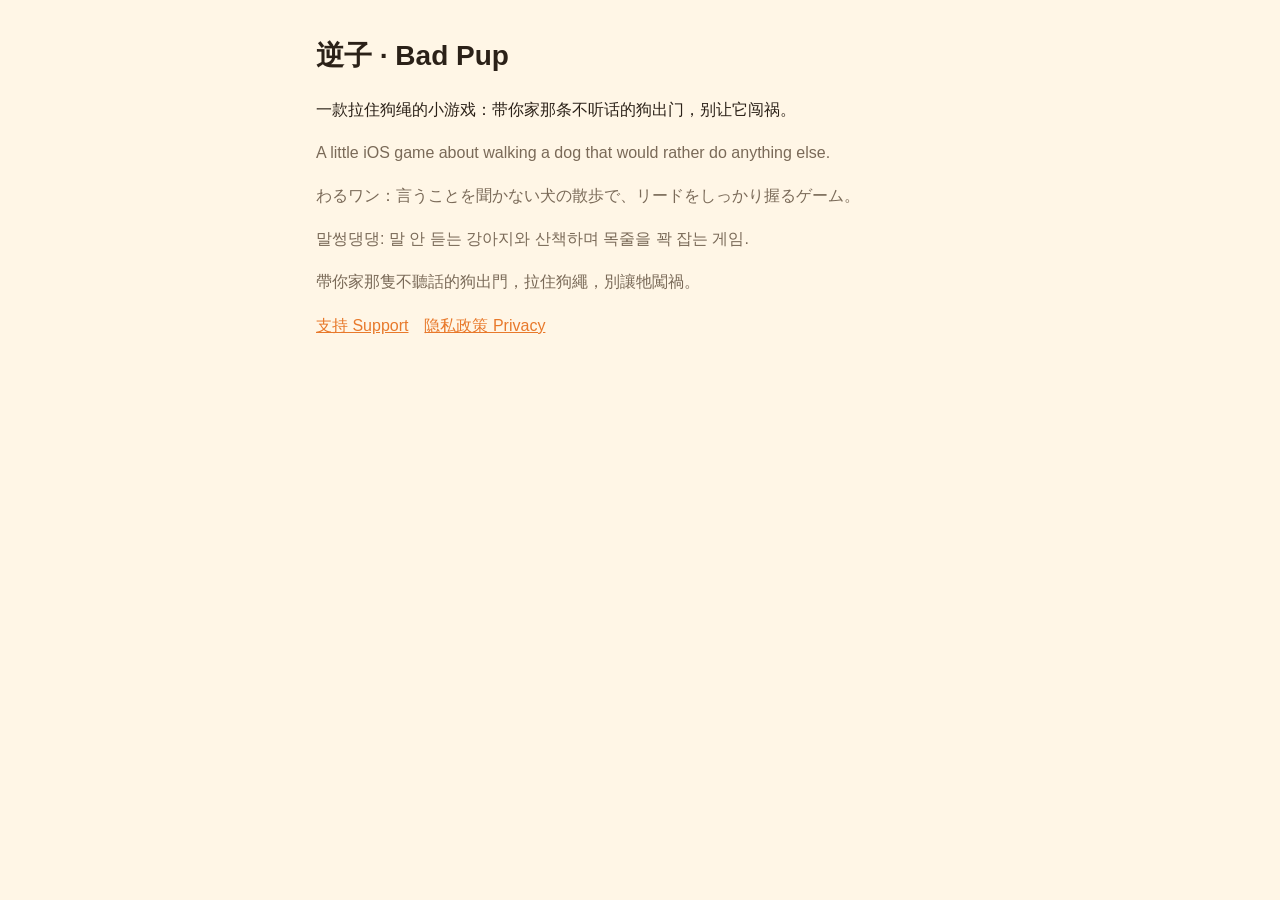
<file: index.html>
<!doctype html>
<html lang="zh-Hans">
<head>
<meta charset="utf-8">
<meta name="viewport" content="width=device-width, initial-scale=1">
<title>逆子 · Bad Pup</title>
<link rel="stylesheet" href="style.css">
</head>
<body>
<main>
<h1>逆子 · Bad Pup</h1>
<p>一款拉住狗绳的小游戏：带你家那条不听话的狗出门，别让它闯祸。</p>
<p class="muted" lang="en">A little iOS game about walking a dog that would rather do anything else.</p>
<p class="muted" lang="ja">わるワン：言うことを聞かない犬の散歩で、リードをしっかり握るゲーム。</p>
<p class="muted" lang="ko">말썽댕댕: 말 안 듣는 강아지와 산책하며 목줄을 꽉 잡는 게임.</p>
<p class="muted" lang="zh-Hant">帶你家那隻不聽話的狗出門，拉住狗繩，別讓牠闖禍。</p>
<nav><a href="support/">支持 Support</a><a href="privacy/">隐私政策 Privacy</a></nav>
</main>
</body>
</html>
</file>
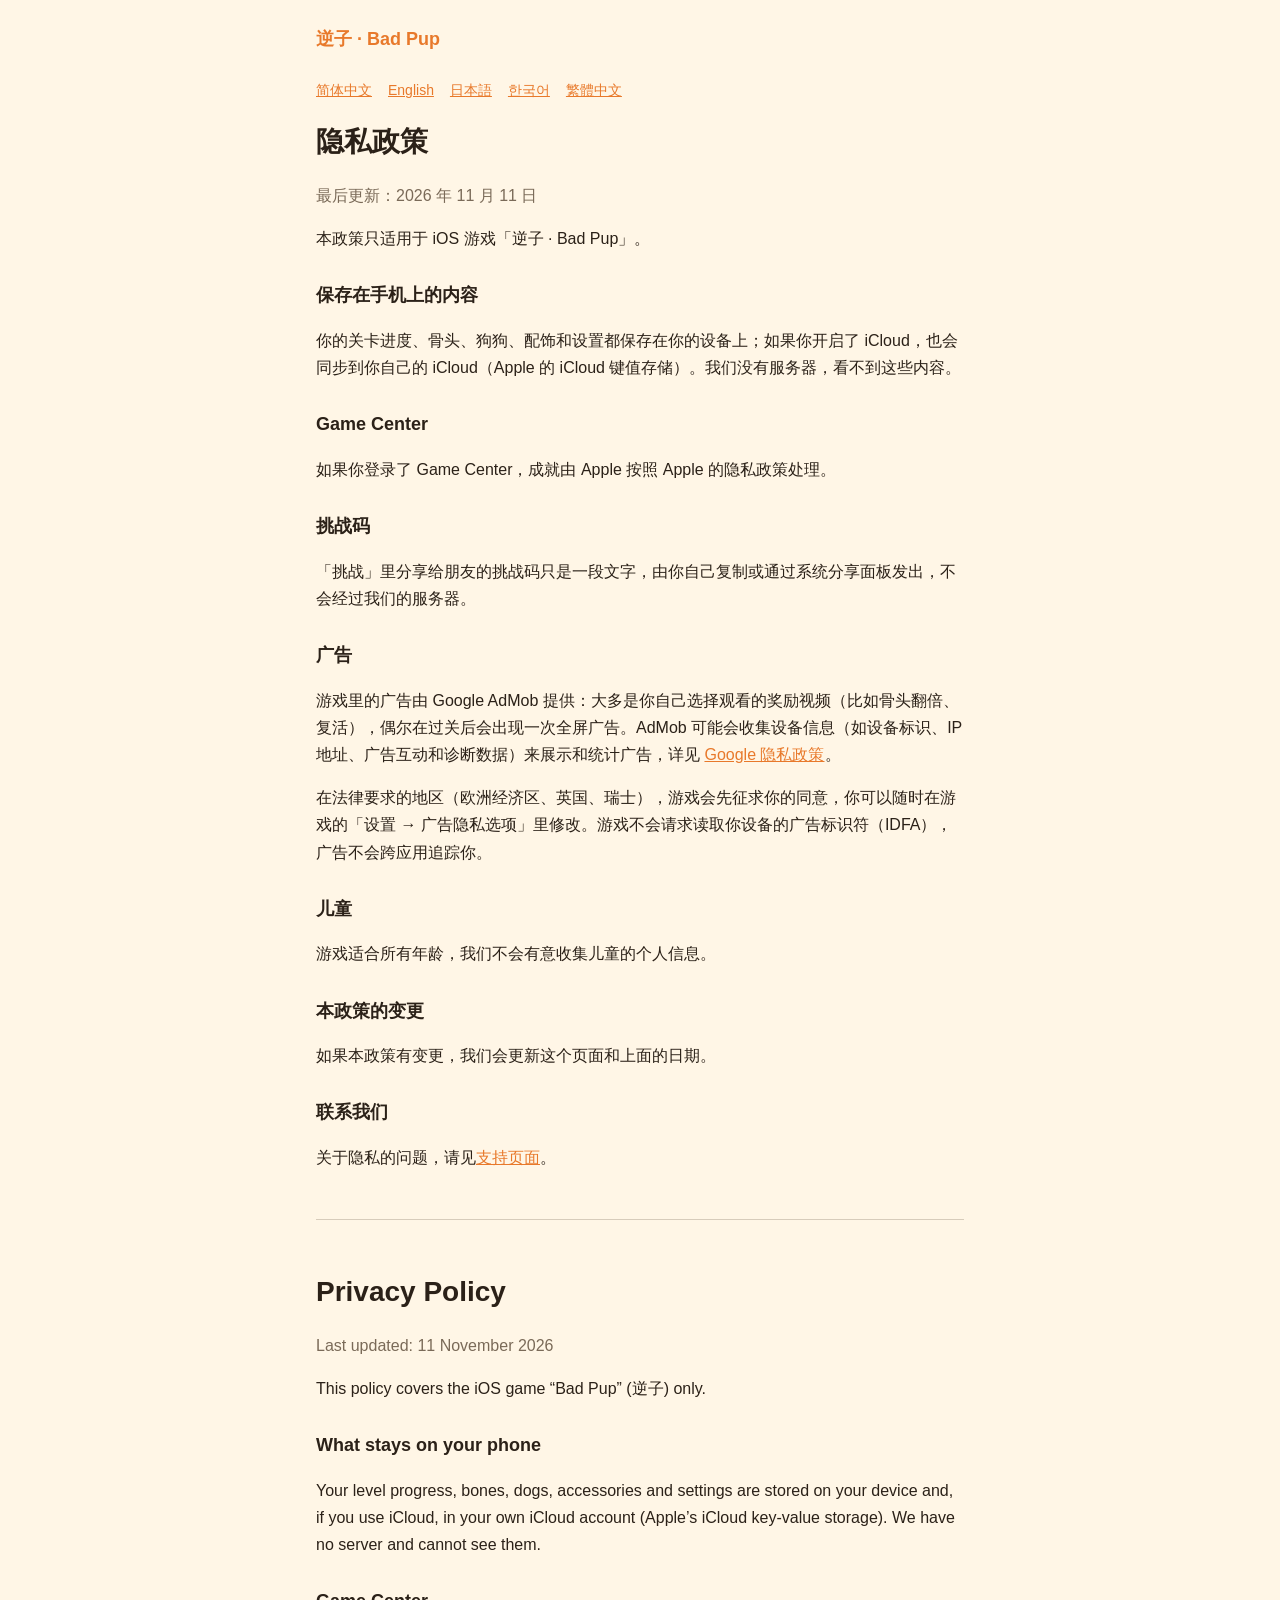
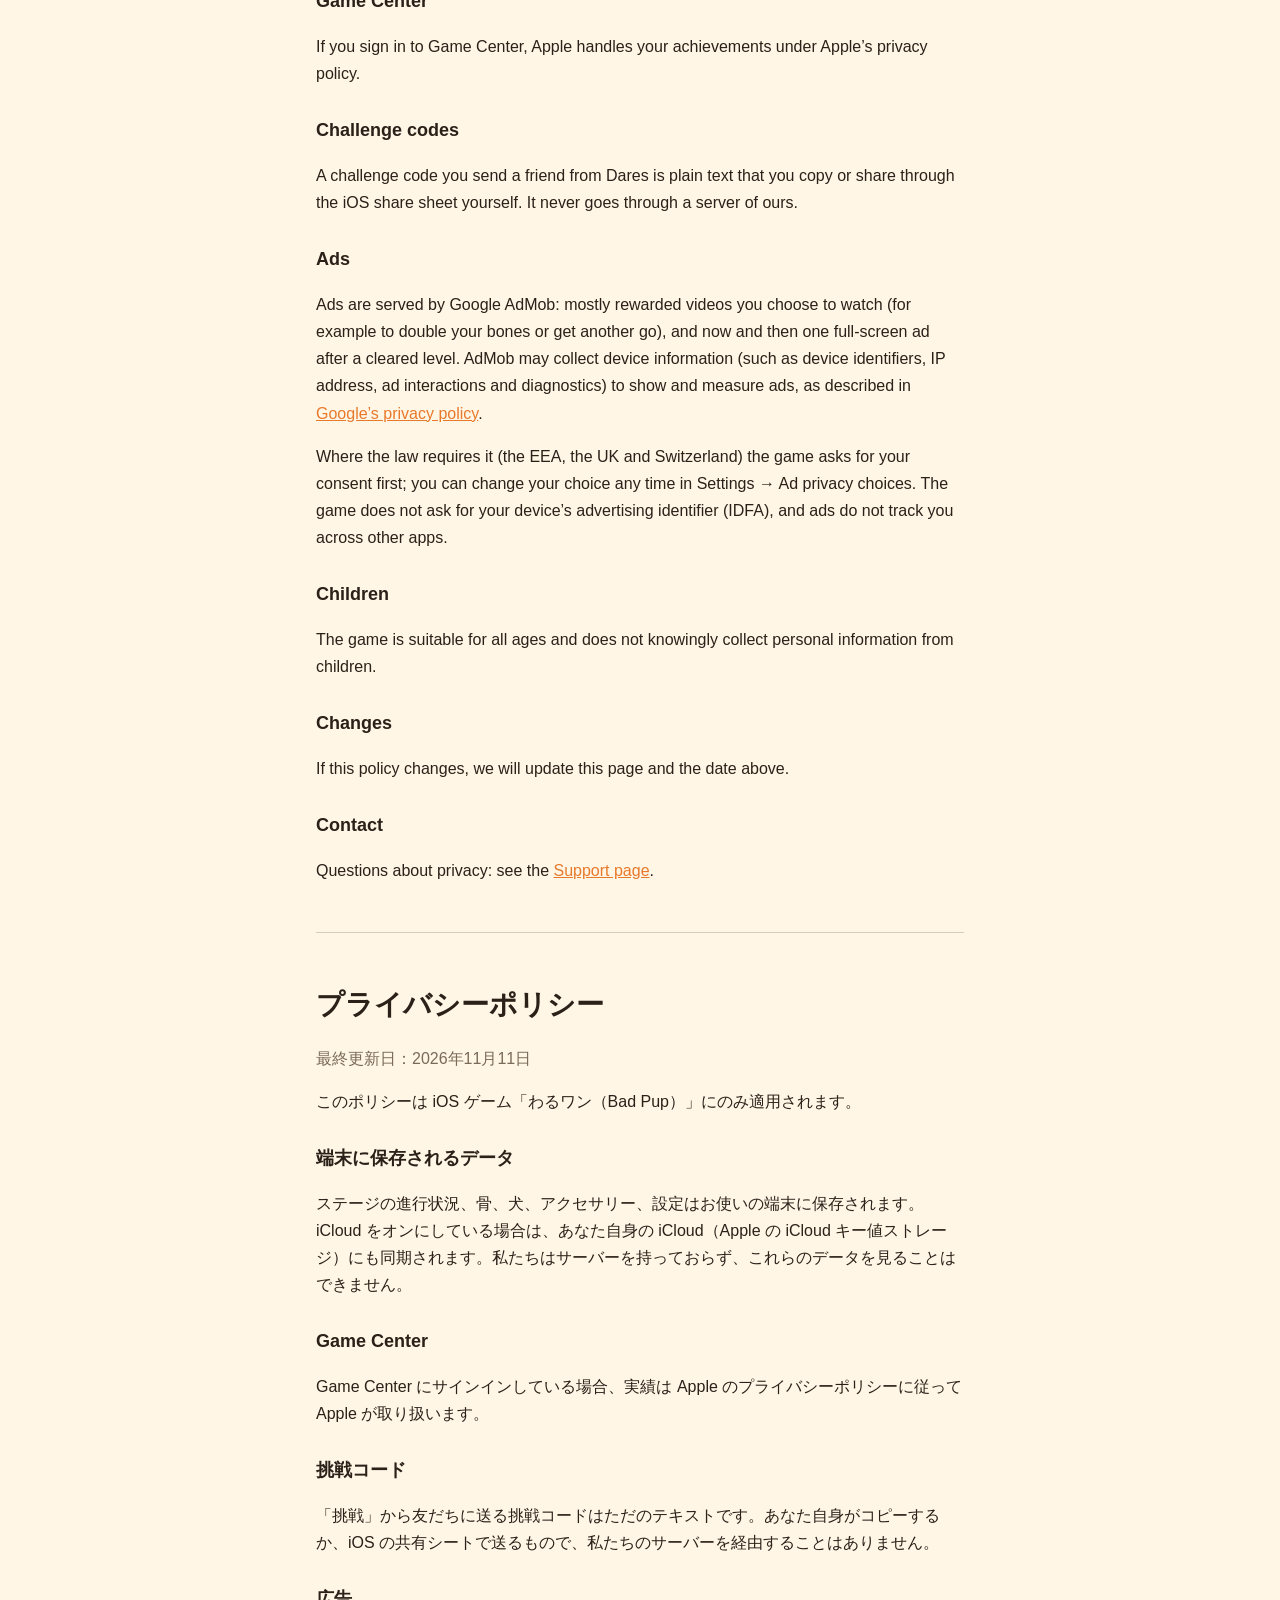
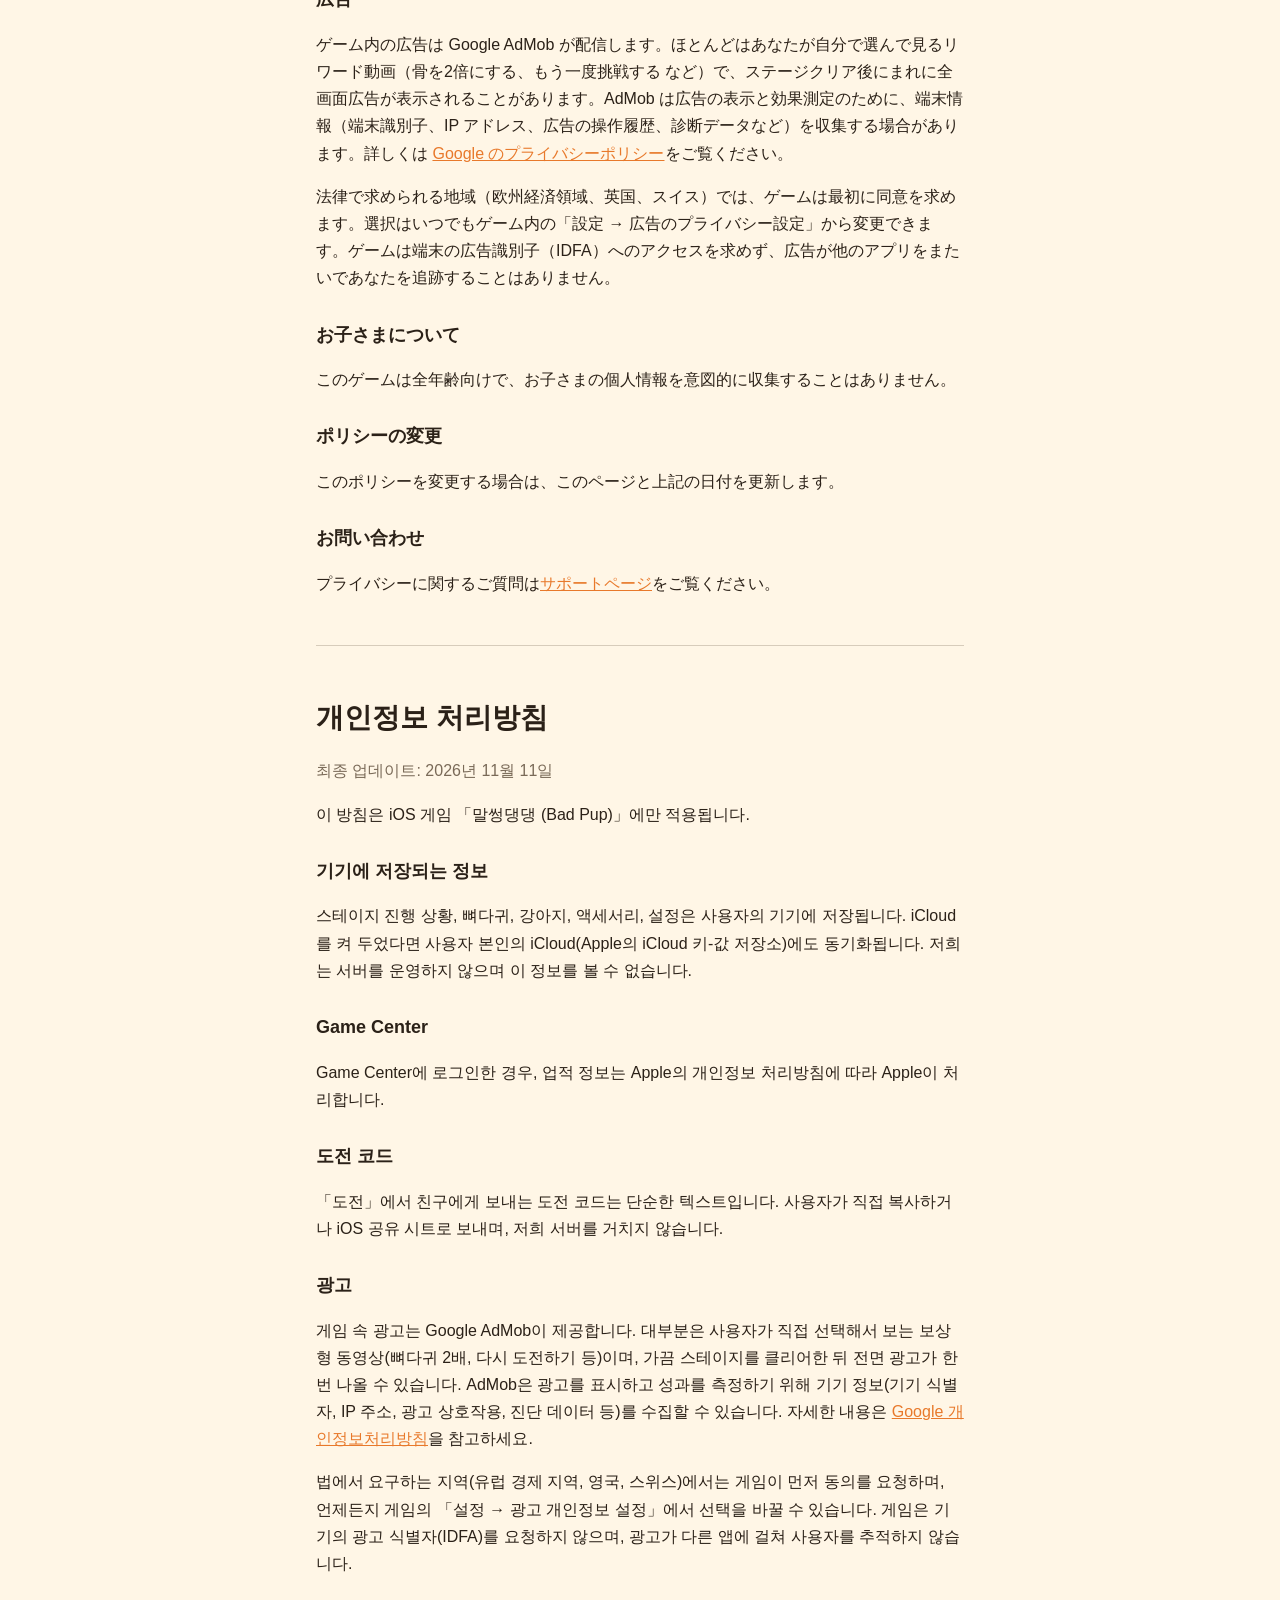
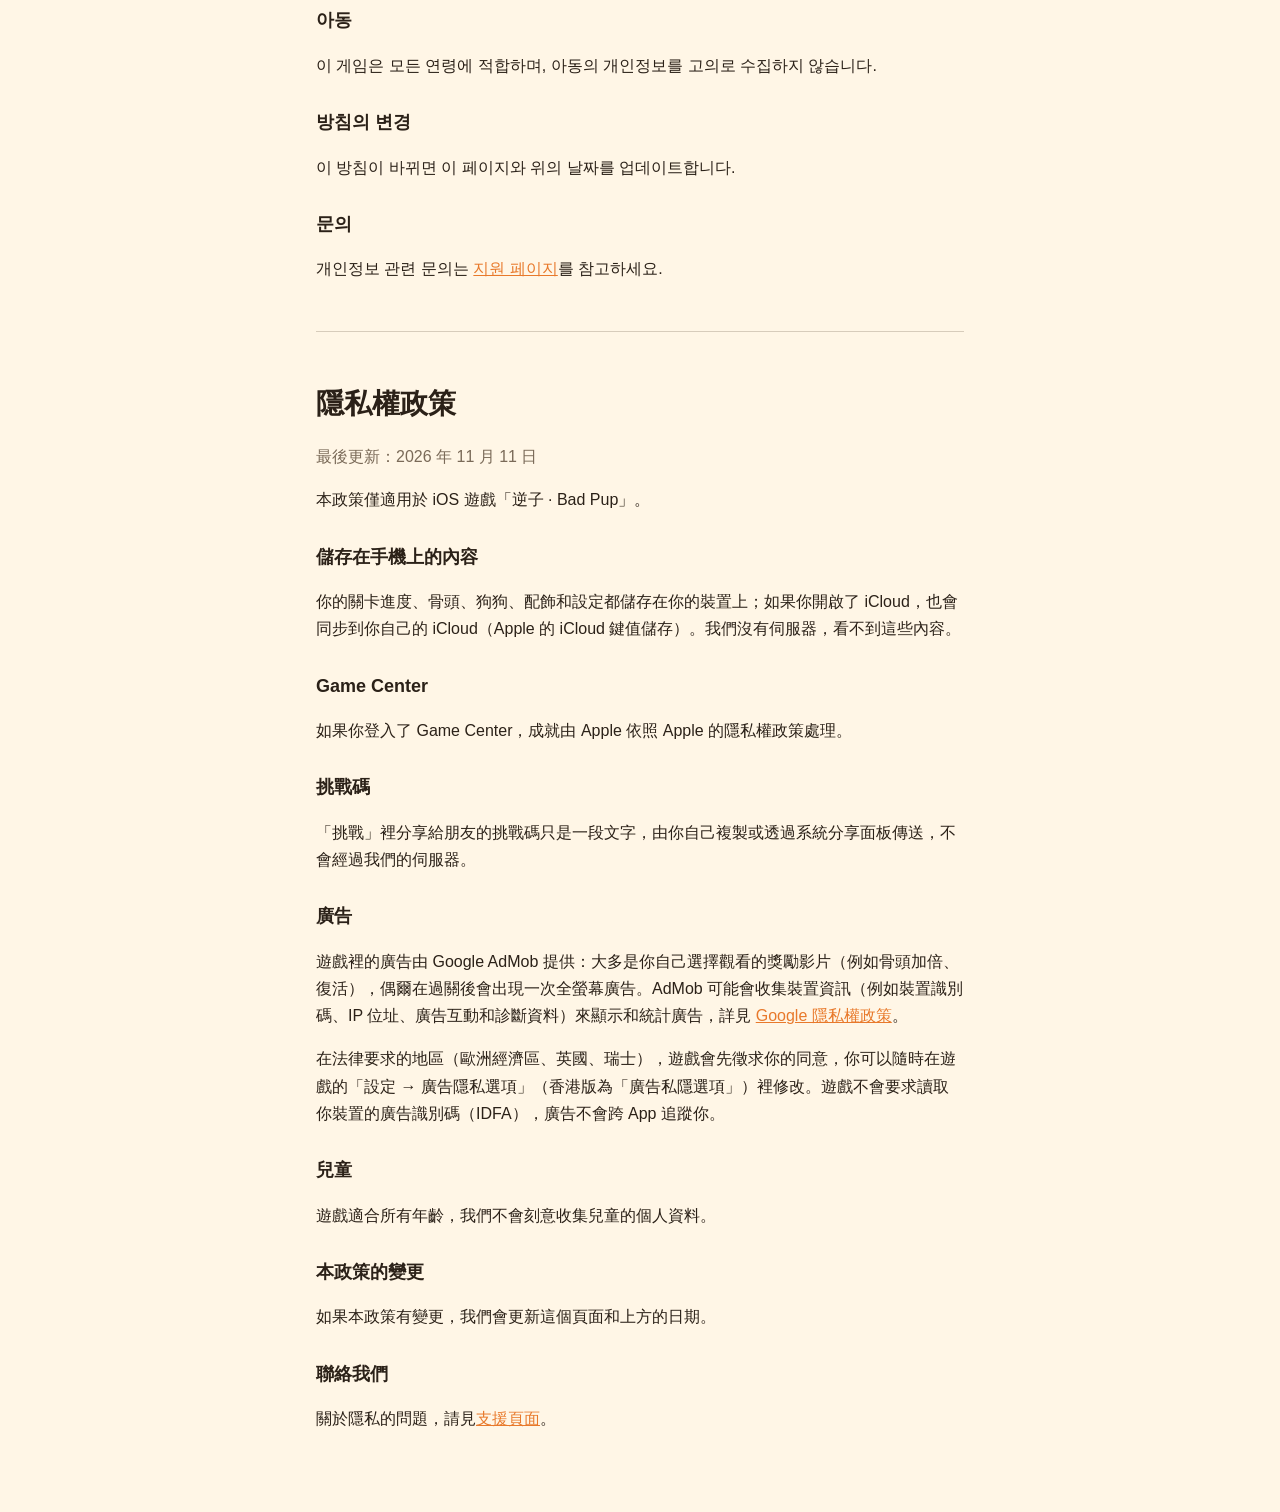
<file: privacy/index.html>
<!doctype html>
<html lang="zh-Hans">
<head>
<meta charset="utf-8">
<meta name="viewport" content="width=device-width, initial-scale=1">
<title>隐私政策 · 逆子 Bad Pup</title>
<link rel="stylesheet" href="../style.css">
</head>
<body>
<main>
<header><a class="brand" href="../">逆子 · Bad Pup</a></header>
<nav class="langs"><a href="#zh-hans">简体中文</a><a href="#en">English</a><a href="#ja">日本語</a><a href="#ko">한국어</a><a href="#zh-hant">繁體中文</a></nav>

<section id="zh-hans">
<h1>隐私政策</h1>
<p class="muted">最后更新：2026 年 11 月 11 日</p>
<p>本政策只适用于 iOS 游戏「逆子 · Bad Pup」。</p>

<h2>保存在手机上的内容</h2>
<p>你的关卡进度、骨头、狗狗、配饰和设置都保存在你的设备上；如果你开启了 iCloud，也会同步到你自己的 iCloud（Apple 的 iCloud 键值存储）。我们没有服务器，看不到这些内容。</p>

<h2>Game Center</h2>
<p>如果你登录了 Game Center，成就由 Apple 按照 Apple 的隐私政策处理。</p>

<h2>挑战码</h2>
<p>「挑战」里分享给朋友的挑战码只是一段文字，由你自己复制或通过系统分享面板发出，不会经过我们的服务器。</p>

<h2>广告</h2>
<p>游戏里的广告由 Google AdMob 提供：大多是你自己选择观看的奖励视频（比如骨头翻倍、复活），偶尔在过关后会出现一次全屏广告。AdMob 可能会收集设备信息（如设备标识、IP 地址、广告互动和诊断数据）来展示和统计广告，详见 <a href="https://policies.google.com/technologies/partner-sites">Google 隐私政策</a>。</p>
<p>在法律要求的地区（欧洲经济区、英国、瑞士），游戏会先征求你的同意，你可以随时在游戏的「设置 → 广告隐私选项」里修改。游戏不会请求读取你设备的广告标识符（IDFA），广告不会跨应用追踪你。</p>

<h2>儿童</h2>
<p>游戏适合所有年龄，我们不会有意收集儿童的个人信息。</p>

<h2>本政策的变更</h2>
<p>如果本政策有变更，我们会更新这个页面和上面的日期。</p>

<h2>联系我们</h2>
<p>关于隐私的问题，请见<a href="../support/">支持页面</a>。</p>
</section>

<hr>

<section id="en" lang="en">
<h1>Privacy Policy</h1>
<p class="muted">Last updated: 11 November 2026</p>
<p>This policy covers the iOS game “Bad Pup” (逆子) only.</p>

<h2>What stays on your phone</h2>
<p>Your level progress, bones, dogs, accessories and settings are stored on your device and, if you use iCloud, in your own iCloud account (Apple’s iCloud key-value storage). We have no server and cannot see them.</p>

<h2>Game Center</h2>
<p>If you sign in to Game Center, Apple handles your achievements under Apple’s privacy policy.</p>

<h2>Challenge codes</h2>
<p>A challenge code you send a friend from Dares is plain text that you copy or share through the iOS share sheet yourself. It never goes through a server of ours.</p>

<h2>Ads</h2>
<p>Ads are served by Google AdMob: mostly rewarded videos you choose to watch (for example to double your bones or get another go), and now and then one full-screen ad after a cleared level. AdMob may collect device information (such as device identifiers, IP address, ad interactions and diagnostics) to show and measure ads, as described in <a href="https://policies.google.com/technologies/partner-sites">Google’s privacy policy</a>.</p>
<p>Where the law requires it (the EEA, the UK and Switzerland) the game asks for your consent first; you can change your choice any time in Settings → Ad privacy choices. The game does not ask for your device’s advertising identifier (IDFA), and ads do not track you across other apps.</p>

<h2>Children</h2>
<p>The game is suitable for all ages and does not knowingly collect personal information from children.</p>

<h2>Changes</h2>
<p>If this policy changes, we will update this page and the date above.</p>

<h2>Contact</h2>
<p>Questions about privacy: see the <a href="../support/#en">Support page</a>.</p>
</section>

<hr>

<section id="ja" lang="ja">
<h1>プライバシーポリシー</h1>
<p class="muted">最終更新日：2026年11月11日</p>
<p>このポリシーは iOS ゲーム「わるワン（Bad Pup）」にのみ適用されます。</p>

<h2>端末に保存されるデータ</h2>
<p>ステージの進行状況、骨、犬、アクセサリー、設定はお使いの端末に保存されます。iCloud をオンにしている場合は、あなた自身の iCloud（Apple の iCloud キー値ストレージ）にも同期されます。私たちはサーバーを持っておらず、これらのデータを見ることはできません。</p>

<h2>Game Center</h2>
<p>Game Center にサインインしている場合、実績は Apple のプライバシーポリシーに従って Apple が取り扱います。</p>

<h2>挑戦コード</h2>
<p>「挑戦」から友だちに送る挑戦コードはただのテキストです。あなた自身がコピーするか、iOS の共有シートで送るもので、私たちのサーバーを経由することはありません。</p>

<h2>広告</h2>
<p>ゲーム内の広告は Google AdMob が配信します。ほとんどはあなたが自分で選んで見るリワード動画（骨を2倍にする、もう一度挑戦する など）で、ステージクリア後にまれに全画面広告が表示されることがあります。AdMob は広告の表示と効果測定のために、端末情報（端末識別子、IP アドレス、広告の操作履歴、診断データなど）を収集する場合があります。詳しくは <a href="https://policies.google.com/technologies/partner-sites">Google のプライバシーポリシー</a>をご覧ください。</p>
<p>法律で求められる地域（欧州経済領域、英国、スイス）では、ゲームは最初に同意を求めます。選択はいつでもゲーム内の「設定 → 広告のプライバシー設定」から変更できます。ゲームは端末の広告識別子（IDFA）へのアクセスを求めず、広告が他のアプリをまたいであなたを追跡することはありません。</p>

<h2>お子さまについて</h2>
<p>このゲームは全年齢向けで、お子さまの個人情報を意図的に収集することはありません。</p>

<h2>ポリシーの変更</h2>
<p>このポリシーを変更する場合は、このページと上記の日付を更新します。</p>

<h2>お問い合わせ</h2>
<p>プライバシーに関するご質問は<a href="../support/#ja">サポートページ</a>をご覧ください。</p>
</section>

<hr>

<section id="ko" lang="ko">
<h1>개인정보 처리방침</h1>
<p class="muted">최종 업데이트: 2026년 11월 11일</p>
<p>이 방침은 iOS 게임 「말썽댕댕 (Bad Pup)」에만 적용됩니다.</p>

<h2>기기에 저장되는 정보</h2>
<p>스테이지 진행 상황, 뼈다귀, 강아지, 액세서리, 설정은 사용자의 기기에 저장됩니다. iCloud를 켜 두었다면 사용자 본인의 iCloud(Apple의 iCloud 키-값 저장소)에도 동기화됩니다. 저희는 서버를 운영하지 않으며 이 정보를 볼 수 없습니다.</p>

<h2>Game Center</h2>
<p>Game Center에 로그인한 경우, 업적 정보는 Apple의 개인정보 처리방침에 따라 Apple이 처리합니다.</p>

<h2>도전 코드</h2>
<p>「도전」에서 친구에게 보내는 도전 코드는 단순한 텍스트입니다. 사용자가 직접 복사하거나 iOS 공유 시트로 보내며, 저희 서버를 거치지 않습니다.</p>

<h2>광고</h2>
<p>게임 속 광고는 Google AdMob이 제공합니다. 대부분은 사용자가 직접 선택해서 보는 보상형 동영상(뼈다귀 2배, 다시 도전하기 등)이며, 가끔 스테이지를 클리어한 뒤 전면 광고가 한 번 나올 수 있습니다. AdMob은 광고를 표시하고 성과를 측정하기 위해 기기 정보(기기 식별자, IP 주소, 광고 상호작용, 진단 데이터 등)를 수집할 수 있습니다. 자세한 내용은 <a href="https://policies.google.com/technologies/partner-sites">Google 개인정보처리방침</a>을 참고하세요.</p>
<p>법에서 요구하는 지역(유럽 경제 지역, 영국, 스위스)에서는 게임이 먼저 동의를 요청하며, 언제든지 게임의 「설정 → 광고 개인정보 설정」에서 선택을 바꿀 수 있습니다. 게임은 기기의 광고 식별자(IDFA)를 요청하지 않으며, 광고가 다른 앱에 걸쳐 사용자를 추적하지 않습니다.</p>

<h2>아동</h2>
<p>이 게임은 모든 연령에 적합하며, 아동의 개인정보를 고의로 수집하지 않습니다.</p>

<h2>방침의 변경</h2>
<p>이 방침이 바뀌면 이 페이지와 위의 날짜를 업데이트합니다.</p>

<h2>문의</h2>
<p>개인정보 관련 문의는 <a href="../support/#ko">지원 페이지</a>를 참고하세요.</p>
</section>

<hr>

<section id="zh-hant" lang="zh-Hant">
<h1>隱私權政策</h1>
<p class="muted">最後更新：2026 年 11 月 11 日</p>
<p>本政策僅適用於 iOS 遊戲「逆子 · Bad Pup」。</p>

<h2>儲存在手機上的內容</h2>
<p>你的關卡進度、骨頭、狗狗、配飾和設定都儲存在你的裝置上；如果你開啟了 iCloud，也會同步到你自己的 iCloud（Apple 的 iCloud 鍵值儲存）。我們沒有伺服器，看不到這些內容。</p>

<h2>Game Center</h2>
<p>如果你登入了 Game Center，成就由 Apple 依照 Apple 的隱私權政策處理。</p>

<h2>挑戰碼</h2>
<p>「挑戰」裡分享給朋友的挑戰碼只是一段文字，由你自己複製或透過系統分享面板傳送，不會經過我們的伺服器。</p>

<h2>廣告</h2>
<p>遊戲裡的廣告由 Google AdMob 提供：大多是你自己選擇觀看的獎勵影片（例如骨頭加倍、復活），偶爾在過關後會出現一次全螢幕廣告。AdMob 可能會收集裝置資訊（例如裝置識別碼、IP 位址、廣告互動和診斷資料）來顯示和統計廣告，詳見 <a href="https://policies.google.com/technologies/partner-sites">Google 隱私權政策</a>。</p>
<p>在法律要求的地區（歐洲經濟區、英國、瑞士），遊戲會先徵求你的同意，你可以隨時在遊戲的「設定 → 廣告隱私選項」（香港版為「廣告私隱選項」）裡修改。遊戲不會要求讀取你裝置的廣告識別碼（IDFA），廣告不會跨 App 追蹤你。</p>

<h2>兒童</h2>
<p>遊戲適合所有年齡，我們不會刻意收集兒童的個人資料。</p>

<h2>本政策的變更</h2>
<p>如果本政策有變更，我們會更新這個頁面和上方的日期。</p>

<h2>聯絡我們</h2>
<p>關於隱私的問題，請見<a href="../support/#zh-hant">支援頁面</a>。</p>
</section>
</main>
</body>
</html>
</file>
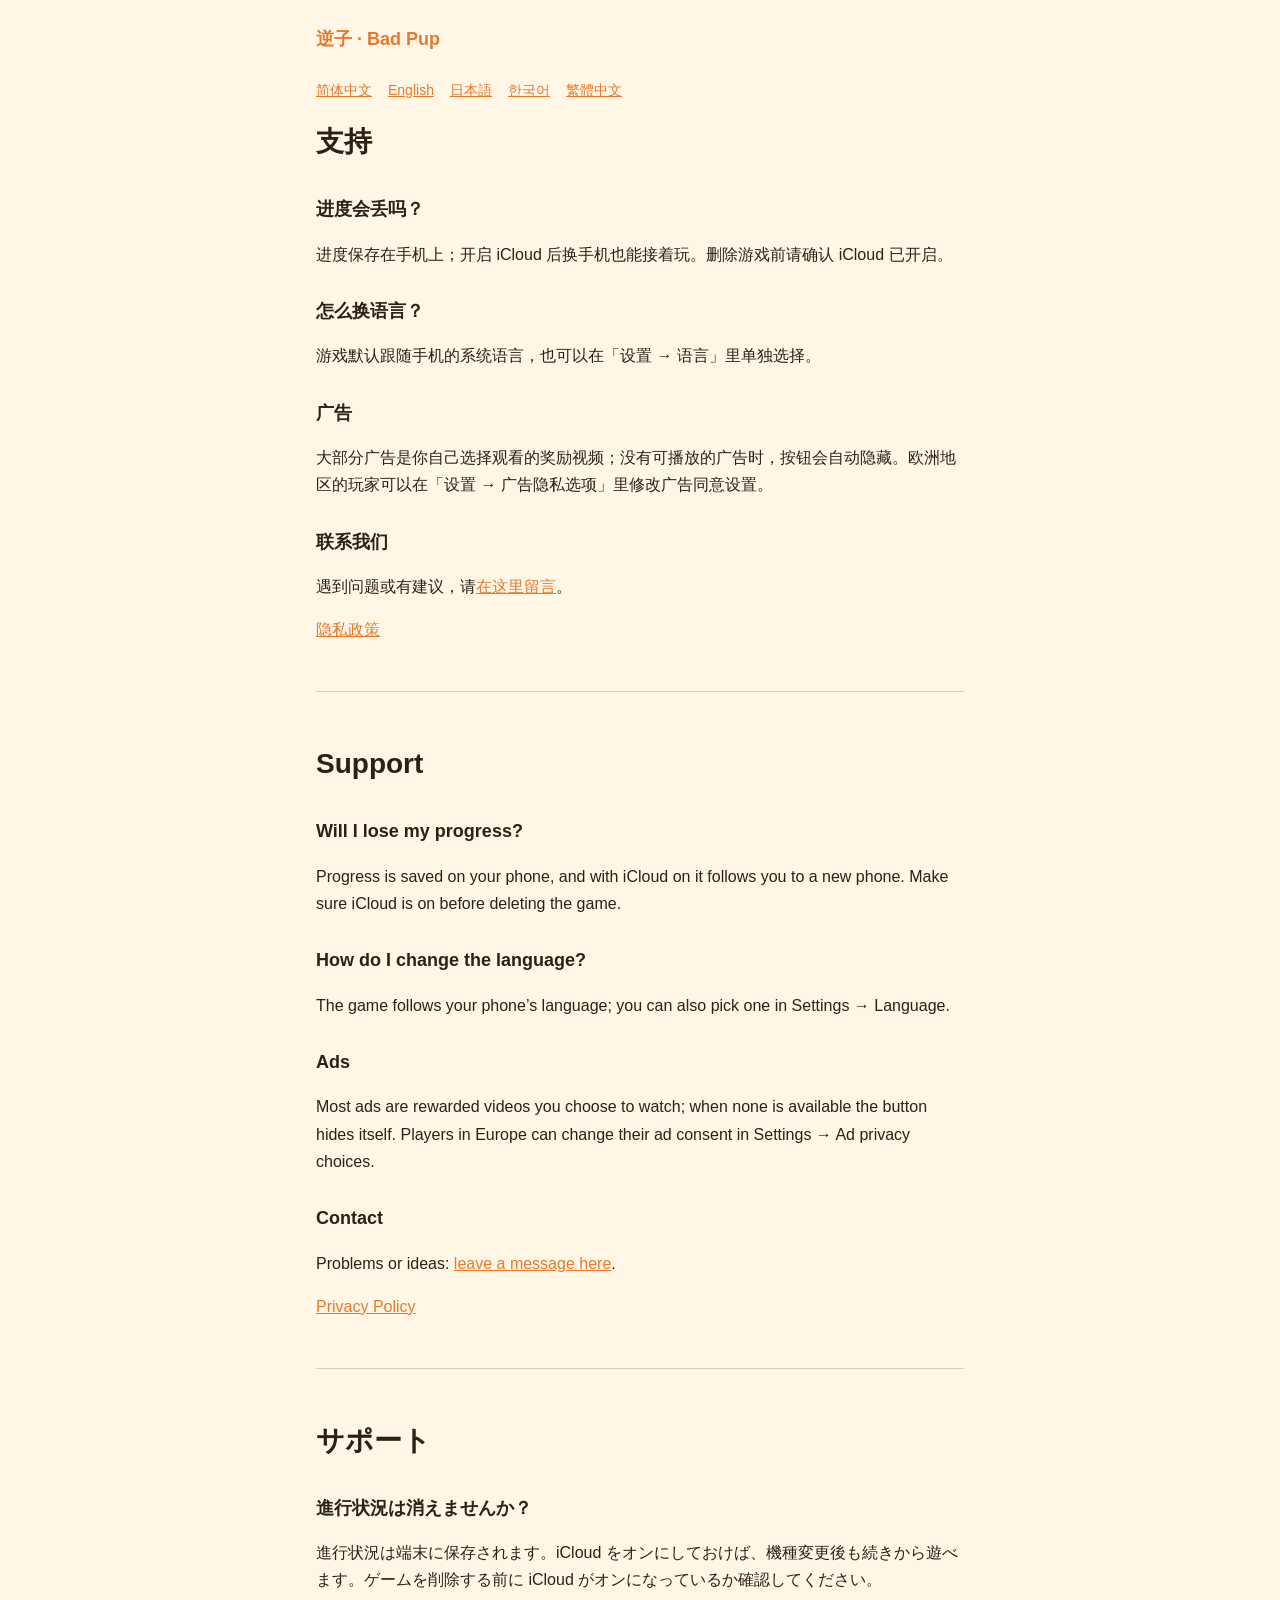
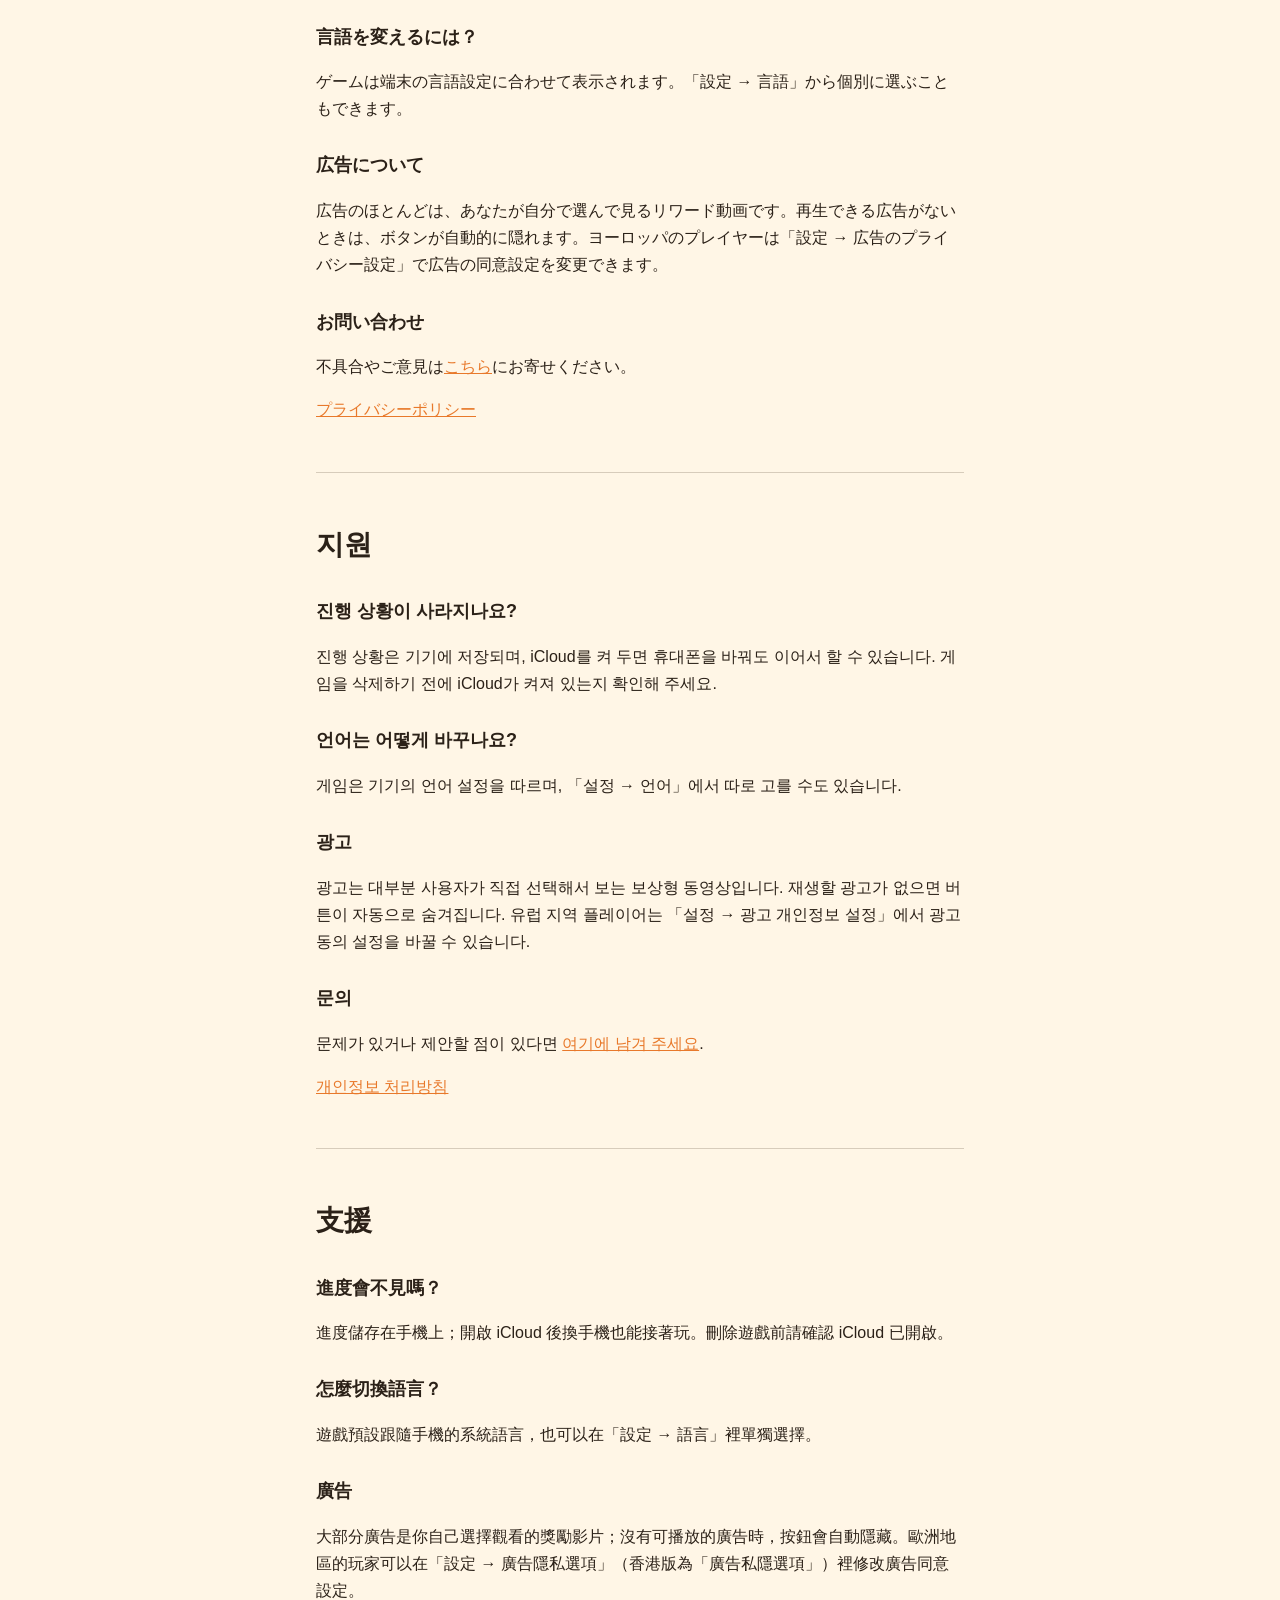
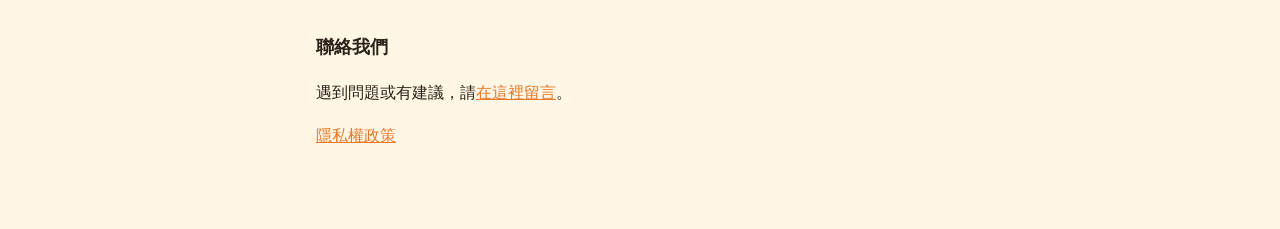
<file: support/index.html>
<!doctype html>
<html lang="zh-Hans">
<head>
<meta charset="utf-8">
<meta name="viewport" content="width=device-width, initial-scale=1">
<title>支持 · 逆子 Bad Pup</title>
<link rel="stylesheet" href="../style.css">
</head>
<body>
<main>
<header><a class="brand" href="../">逆子 · Bad Pup</a></header>
<nav class="langs"><a href="#zh-hans">简体中文</a><a href="#en">English</a><a href="#ja">日本語</a><a href="#ko">한국어</a><a href="#zh-hant">繁體中文</a></nav>

<section id="zh-hans">
<h1>支持</h1>
<h2>进度会丢吗？</h2>
<p>进度保存在手机上；开启 iCloud 后换手机也能接着玩。删除游戏前请确认 iCloud 已开启。</p>
<h2>怎么换语言？</h2>
<p>游戏默认跟随手机的系统语言，也可以在「设置 → 语言」里单独选择。</p>
<h2>广告</h2>
<p>大部分广告是你自己选择观看的奖励视频；没有可播放的广告时，按钮会自动隐藏。欧洲地区的玩家可以在「设置 → 广告隐私选项」里修改广告同意设置。</p>
<h2>联系我们</h2>
<p>遇到问题或有建议，请<a href="https://github.com/nathan3hui-oss/badpup-site/issues">在这里留言</a>。</p>
<p><a href="../privacy/">隐私政策</a></p>
</section>

<hr>

<section id="en" lang="en">
<h1>Support</h1>
<h2>Will I lose my progress?</h2>
<p>Progress is saved on your phone, and with iCloud on it follows you to a new phone. Make sure iCloud is on before deleting the game.</p>
<h2>How do I change the language?</h2>
<p>The game follows your phone’s language; you can also pick one in Settings → Language.</p>
<h2>Ads</h2>
<p>Most ads are rewarded videos you choose to watch; when none is available the button hides itself. Players in Europe can change their ad consent in Settings → Ad privacy choices.</p>
<h2>Contact</h2>
<p>Problems or ideas: <a href="https://github.com/nathan3hui-oss/badpup-site/issues">leave a message here</a>.</p>
<p><a href="../privacy/#en">Privacy Policy</a></p>
</section>

<hr>

<section id="ja" lang="ja">
<h1>サポート</h1>
<h2>進行状況は消えませんか？</h2>
<p>進行状況は端末に保存されます。iCloud をオンにしておけば、機種変更後も続きから遊べます。ゲームを削除する前に iCloud がオンになっているか確認してください。</p>
<h2>言語を変えるには？</h2>
<p>ゲームは端末の言語設定に合わせて表示されます。「設定 → 言語」から個別に選ぶこともできます。</p>
<h2>広告について</h2>
<p>広告のほとんどは、あなたが自分で選んで見るリワード動画です。再生できる広告がないときは、ボタンが自動的に隠れます。ヨーロッパのプレイヤーは「設定 → 広告のプライバシー設定」で広告の同意設定を変更できます。</p>
<h2>お問い合わせ</h2>
<p>不具合やご意見は<a href="https://github.com/nathan3hui-oss/badpup-site/issues">こちら</a>にお寄せください。</p>
<p><a href="../privacy/#ja">プライバシーポリシー</a></p>
</section>

<hr>

<section id="ko" lang="ko">
<h1>지원</h1>
<h2>진행 상황이 사라지나요?</h2>
<p>진행 상황은 기기에 저장되며, iCloud를 켜 두면 휴대폰을 바꿔도 이어서 할 수 있습니다. 게임을 삭제하기 전에 iCloud가 켜져 있는지 확인해 주세요.</p>
<h2>언어는 어떻게 바꾸나요?</h2>
<p>게임은 기기의 언어 설정을 따르며, 「설정 → 언어」에서 따로 고를 수도 있습니다.</p>
<h2>광고</h2>
<p>광고는 대부분 사용자가 직접 선택해서 보는 보상형 동영상입니다. 재생할 광고가 없으면 버튼이 자동으로 숨겨집니다. 유럽 지역 플레이어는 「설정 → 광고 개인정보 설정」에서 광고 동의 설정을 바꿀 수 있습니다.</p>
<h2>문의</h2>
<p>문제가 있거나 제안할 점이 있다면 <a href="https://github.com/nathan3hui-oss/badpup-site/issues">여기에 남겨 주세요</a>.</p>
<p><a href="../privacy/#ko">개인정보 처리방침</a></p>
</section>

<hr>

<section id="zh-hant" lang="zh-Hant">
<h1>支援</h1>
<h2>進度會不見嗎？</h2>
<p>進度儲存在手機上；開啟 iCloud 後換手機也能接著玩。刪除遊戲前請確認 iCloud 已開啟。</p>
<h2>怎麼切換語言？</h2>
<p>遊戲預設跟隨手機的系統語言，也可以在「設定 → 語言」裡單獨選擇。</p>
<h2>廣告</h2>
<p>大部分廣告是你自己選擇觀看的獎勵影片；沒有可播放的廣告時，按鈕會自動隱藏。歐洲地區的玩家可以在「設定 → 廣告隱私選項」（香港版為「廣告私隱選項」）裡修改廣告同意設定。</p>
<h2>聯絡我們</h2>
<p>遇到問題或有建議，請<a href="https://github.com/nathan3hui-oss/badpup-site/issues">在這裡留言</a>。</p>
<p><a href="../privacy/#zh-hant">隱私權政策</a></p>
</section>
</main>
</body>
</html>
</file>
<file: style.css>
:root { --bg: #fff6e6; --ink: #2b2118; --muted: #7a6a58; --accent: #e8792b; }
@media (prefers-color-scheme: dark) { :root { --bg: #1f1a15; --ink: #f3e8d8; --muted: #b5a48e; --accent: #f29a52; } }
* { box-sizing: border-box; }
body { margin: 0; background: var(--bg); color: var(--ink);
  font: 16px/1.7 -apple-system, "PingFang SC", "Helvetica Neue", sans-serif; }
main { max-width: 680px; margin: 0 auto; padding: 24px 16px 64px; }
header { margin-bottom: 24px; }
.brand { font-weight: 700; color: var(--accent); text-decoration: none; font-size: 18px; }
h1 { font-size: 28px; margin: 8px 0; }
h2 { font-size: 18px; margin: 28px 0 4px; }
a { color: var(--accent); }
.muted { color: var(--muted); }
hr { border: 0; border-top: 1px solid var(--muted); opacity: .3; margin: 48px 0; }
nav a { margin-right: 16px; }
.langs { display: flex; flex-wrap: wrap; gap: 4px 0; margin-bottom: 16px; font-size: 14px; }
section { scroll-margin-top: 16px; }
</file>
